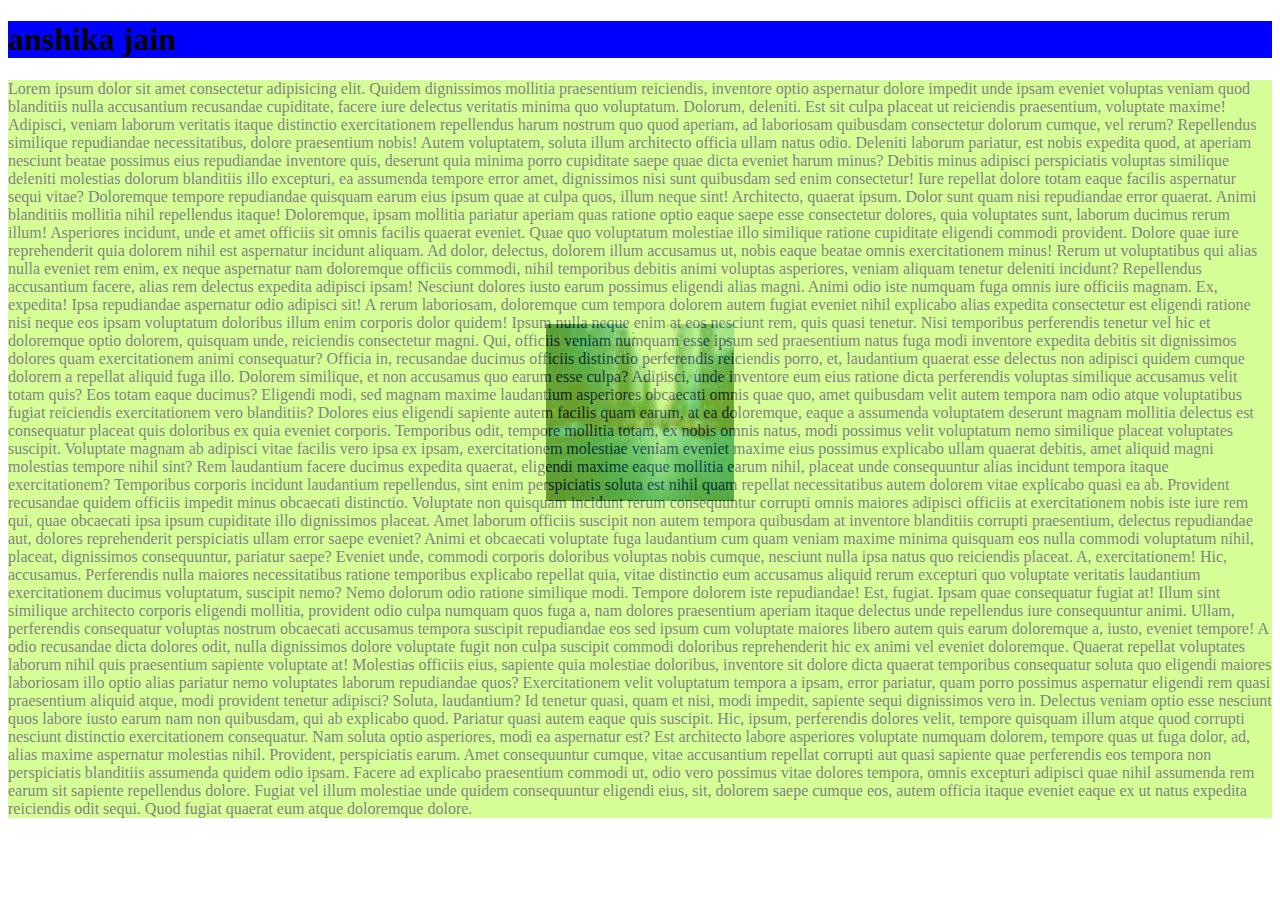
<file: CSS Concepts/background/index.html>
<!DOCTYPE html>
<html lang="en">

<head>
    <meta charset="UTF-8">
    <meta name="viewport" content="width=device-width, initial-scale=1.0">
    <title>Document</title>
    <style>
        body {
            background-image: url([data-uri]);
            background-repeat: no-repeat;
            background-position: center;
            background-attachment: scroll;

        }

        h1 {
            background-color: blue;
        }

        div {
            background-color: greenyellow;
            opacity: 0.5;
        }
    </style>
</head>

<body>
    <h1>anshika jain</h1>
    <div>Lorem ipsum dolor sit amet consectetur adipisicing elit. Quidem dignissimos mollitia praesentium reiciendis,
        inventore optio aspernatur dolore impedit unde ipsam eveniet voluptas veniam quod blanditiis nulla accusantium
        recusandae cupiditate, facere iure delectus veritatis minima quo voluptatum. Dolorum, deleniti. Est sit culpa
        placeat ut reiciendis praesentium, voluptate maxime! Adipisci, veniam laborum veritatis itaque distinctio
        exercitationem repellendus harum nostrum quo quod aperiam, ad laboriosam quibusdam consectetur dolorum cumque,
        vel rerum? Repellendus similique repudiandae necessitatibus, dolore praesentium nobis! Autem voluptatem, soluta
        illum architecto officia ullam natus odio. Deleniti laborum pariatur, est nobis expedita quod, at aperiam
        nesciunt beatae possimus eius repudiandae inventore quis, deserunt quia minima porro cupiditate saepe quae dicta
        eveniet harum minus? Debitis minus adipisci perspiciatis voluptas similique deleniti molestias dolorum
        blanditiis illo excepturi, ea assumenda tempore error amet, dignissimos nisi sunt quibusdam sed enim
        consectetur! Iure repellat dolore totam eaque facilis aspernatur sequi vitae? Doloremque tempore repudiandae
        quisquam earum eius ipsum quae at culpa quos, illum neque sint! Architecto, quaerat ipsum. Dolor sunt quam nisi
        repudiandae error quaerat. Animi blanditiis mollitia nihil repellendus itaque! Doloremque, ipsam mollitia
        pariatur aperiam quas ratione optio eaque saepe esse consectetur dolores, quia voluptates sunt, laborum ducimus
        rerum illum! Asperiores incidunt, unde et amet officiis sit omnis facilis quaerat eveniet. Quae quo voluptatum
        molestiae illo similique ratione cupiditate eligendi commodi provident. Dolore quae iure reprehenderit quia
        dolorem nihil est aspernatur incidunt aliquam. Ad dolor, delectus, dolorem illum accusamus ut, nobis eaque
        beatae omnis exercitationem minus! Rerum ut voluptatibus qui alias nulla eveniet rem enim, ex neque aspernatur
        nam doloremque officiis commodi, nihil temporibus debitis animi voluptas asperiores, veniam aliquam tenetur
        deleniti incidunt? Repellendus accusantium facere, alias rem delectus expedita adipisci ipsam! Nesciunt dolores
        iusto earum possimus eligendi alias magni. Animi odio iste numquam fuga omnis iure officiis magnam. Ex,
        expedita! Ipsa repudiandae aspernatur odio adipisci sit! A rerum laboriosam, doloremque cum tempora dolorem
        autem fugiat eveniet nihil explicabo alias expedita consectetur est eligendi ratione nisi neque eos ipsam
        voluptatum doloribus illum enim corporis dolor quidem! Ipsum nulla neque enim at eos nesciunt rem, quis quasi
        tenetur. Nisi temporibus perferendis tenetur vel hic et doloremque optio dolorem, quisquam unde, reiciendis
        consectetur magni. Qui, officiis veniam numquam esse ipsum sed praesentium natus fuga modi inventore expedita
        debitis sit dignissimos dolores quam exercitationem animi consequatur? Officia in, recusandae ducimus officiis
        distinctio perferendis reiciendis porro, et, laudantium quaerat esse delectus non adipisci quidem cumque dolorem
        a repellat aliquid fuga illo. Dolorem similique, et non accusamus quo earum esse culpa? Adipisci, unde inventore
        eum eius ratione dicta perferendis voluptas similique accusamus velit totam quis? Eos totam eaque ducimus?
        Eligendi modi, sed magnam maxime laudantium asperiores obcaecati omnis quae quo, amet quibusdam velit autem
        tempora nam odio atque voluptatibus fugiat reiciendis exercitationem vero blanditiis? Dolores eius eligendi
        sapiente autem facilis quam earum, at ea doloremque, eaque a assumenda voluptatem deserunt magnam mollitia
        delectus est consequatur placeat quis doloribus ex quia eveniet corporis. Temporibus odit, tempore mollitia
        totam, ex nobis omnis natus, modi possimus velit voluptatum nemo similique placeat voluptates suscipit.
        Voluptate magnam ab adipisci vitae facilis vero ipsa ex ipsam, exercitationem molestiae veniam eveniet maxime
        eius possimus explicabo ullam quaerat debitis, amet aliquid magni molestias tempore nihil sint? Rem laudantium
        facere ducimus expedita quaerat, eligendi maxime eaque mollitia earum nihil, placeat unde consequuntur alias
        incidunt tempora itaque exercitationem? Temporibus corporis incidunt laudantium repellendus, sint enim
        perspiciatis soluta est nihil quam repellat necessitatibus autem dolorem vitae explicabo quasi ea ab. Provident
        recusandae quidem officiis impedit minus obcaecati distinctio. Voluptate non quisquam incidunt rerum
        consequuntur corrupti omnis maiores adipisci officiis at exercitationem nobis iste iure rem qui, quae obcaecati
        ipsa ipsum cupiditate illo dignissimos placeat. Amet laborum officiis suscipit non autem tempora quibusdam at
        inventore blanditiis corrupti praesentium, delectus repudiandae aut, dolores reprehenderit perspiciatis ullam
        error saepe eveniet? Animi et obcaecati voluptate fuga laudantium cum quam veniam maxime minima quisquam eos
        nulla commodi voluptatum nihil, placeat, dignissimos consequuntur, pariatur saepe? Eveniet unde, commodi
        corporis doloribus voluptas nobis cumque, nesciunt nulla ipsa natus quo reiciendis placeat. A, exercitationem!
        Hic, accusamus. Perferendis nulla maiores necessitatibus ratione temporibus explicabo repellat quia, vitae
        distinctio eum accusamus aliquid rerum excepturi quo voluptate veritatis laudantium exercitationem ducimus
        voluptatum, suscipit nemo? Nemo dolorum odio ratione similique modi. Tempore dolorem iste repudiandae! Est,
        fugiat. Ipsam quae consequatur fugiat at! Illum sint similique architecto corporis eligendi mollitia, provident
        odio culpa numquam quos fuga a, nam dolores praesentium aperiam itaque delectus unde repellendus iure
        consequuntur animi. Ullam, perferendis consequatur voluptas nostrum obcaecati accusamus tempora suscipit
        repudiandae eos sed ipsum cum voluptate maiores libero autem quis earum doloremque a, iusto, eveniet tempore! A
        odio recusandae dicta dolores odit, nulla dignissimos dolore voluptate fugit non culpa suscipit commodi
        doloribus reprehenderit hic ex animi vel eveniet doloremque. Quaerat repellat voluptates laborum nihil quis
        praesentium sapiente voluptate at! Molestias officiis eius, sapiente quia molestiae doloribus, inventore sit
        dolore dicta quaerat temporibus consequatur soluta quo eligendi maiores laboriosam illo optio alias pariatur
        nemo voluptates laborum repudiandae quos? Exercitationem velit voluptatum tempora a ipsam, error pariatur, quam
        porro possimus aspernatur eligendi rem quasi praesentium aliquid atque, modi provident tenetur adipisci? Soluta,
        laudantium? Id tenetur quasi, quam et nisi, modi impedit, sapiente sequi dignissimos vero in. Delectus veniam
        optio esse nesciunt quos labore iusto earum nam non quibusdam, qui ab explicabo quod. Pariatur quasi autem eaque
        quis suscipit. Hic, ipsum, perferendis dolores velit, tempore quisquam illum atque quod corrupti nesciunt
        distinctio exercitationem consequatur. Nam soluta optio asperiores, modi ea aspernatur est? Est architecto
        labore asperiores voluptate numquam dolorem, tempore quas ut fuga dolor, ad, alias maxime aspernatur molestias
        nihil. Provident, perspiciatis earum. Amet consequuntur cumque, vitae accusantium repellat corrupti aut quasi
        sapiente quae perferendis eos tempora non perspiciatis blanditiis assumenda quidem odio ipsam. Facere ad
        explicabo praesentium commodi ut, odio vero possimus vitae dolores tempora, omnis excepturi adipisci quae nihil
        assumenda rem earum sit sapiente repellendus dolore. Fugiat vel illum molestiae unde quidem consequuntur
        eligendi eius, sit, dolorem saepe cumque eos, autem officia itaque eveniet eaque ex ut natus expedita reiciendis
        odit sequi. Quod fugiat quaerat eum atque doloremque dolore.
    </div>
</body>

</html>
</file>
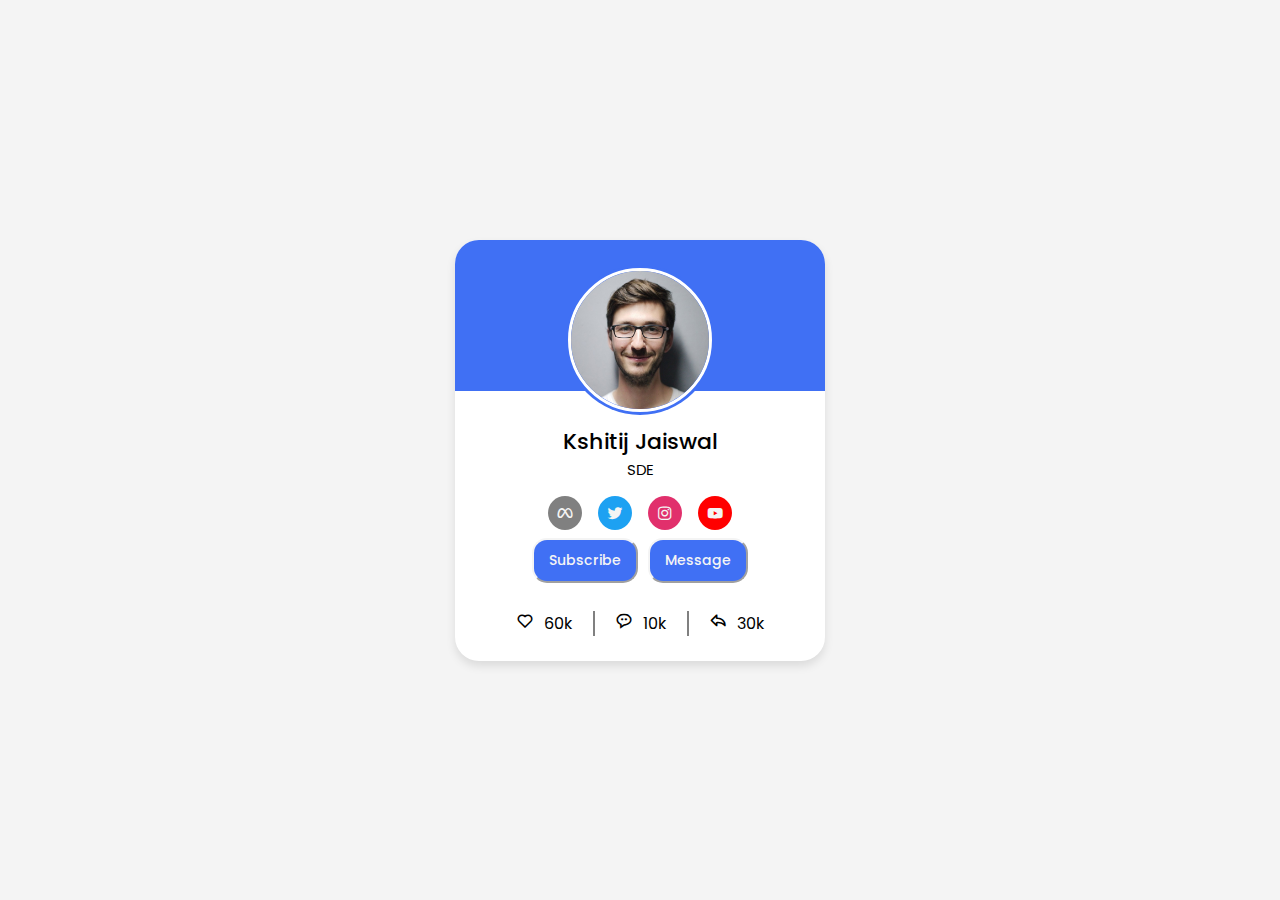
<file: profile card/card.html>
<!DOCTYPE html>
<html lang="en">

<head>
    <meta charset="UTF-8">
    <meta name="viewport" content="width=device-width, initial-scale=1.0">
    <title>profile-card</title>
    <link rel="stylesheet" href="style.css">
    <!-- Boxicons CSS -->
    <link href='https://unpkg.com/boxicons@2.1.4/css/boxicons.min.css' rel='stylesheet'>
</head>

<body>
    <div class="profile-card">
        <div class="image">
            <img src="profile-card-img.jpg" alt="" class="profile-img">
        </div>
        <div class="text-data">
            <span class="name">Kshitij Jaiswal</span>
            <span class="job">SDE</span>
        </div>
        <div class="media-buttons">
            <a href="#" class="link" style="background-color: #808080;">
                <i class='bx bxl-meta'></i>
            </a>
            <a href="#" class="link" style="background-color:#1DA1F2">
                <i class='bx bxl-twitter'></i>
            </a>
            <a href="#" class="link" style="background-color:#E1306C">
                <i class='bx bxl-instagram'></i>
            </a>
            <a href="#" class="link" style="background-color:#FF0000">
                <i class='bx bxl-youtube'></i>
            </a>
        </div>
        <div class="buttons">
            <button class="button">Subscribe</button>
            <button class="button">Message</button>
        </div>

        <div class="analytics">
            <div class="data">
                <i class='bx bx-heart'></i>
                <span>60k</span>
            </div>
            <div class="data">
                <i class='bx bx-message-rounded-dots' ></i>
                <span>10k</span>
            </div>
            <div class="data">
                <i class='bx bx-share' ></i>
                <span>30k</span>
            </div>

        </div>
    </div>
</body>

</html>
</file>
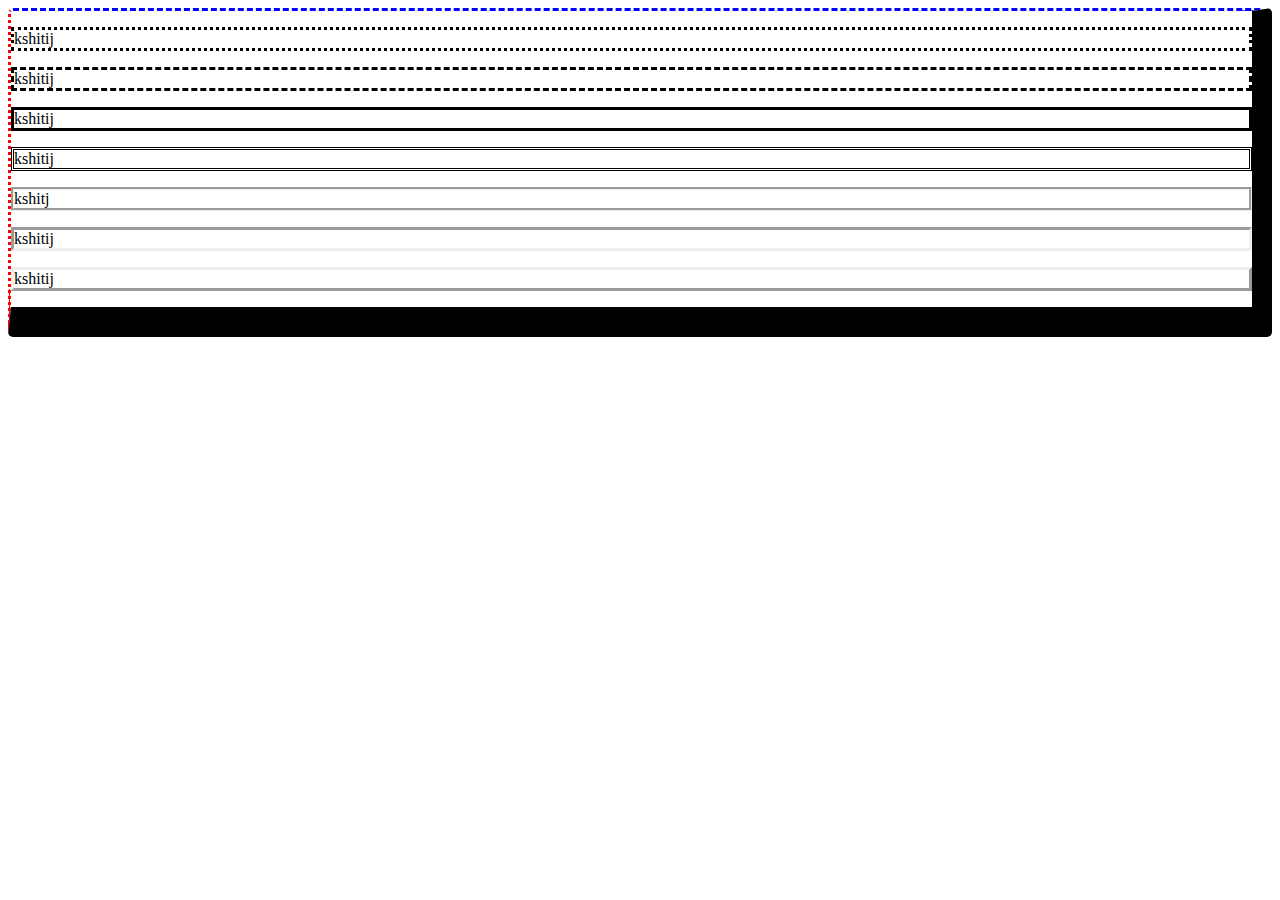
<file: CSS Concepts/border/border.html>
<!DOCTYPE html>
<html lang="en">

<head>
    <meta charset="UTF-8">
    <meta name="viewport" content="width=device-width, initial-scale=1.0">
    <title>Document</title>
    <style>
        .dotted {
            border-style: dotted;
        }

        .dashed {
            border-style: dashed;
        }
        .solid{
            border-style: solid;
        }
        .double{
            border-style:double;
        }
        .groove{
            border-style: groove;
        }
        .inset{
            border-style: inset;
        }
        .outset{
            border-style: outset;
        }
        .main-box{
            border-style: solid;
            border-radius: 5px;
            border-width:25px 20px 30px 40px;
            border-left: red dotted;
            border-top: blue dashed;
        }
    </style>
</head>

<body>
    <div class="main-box">
        <p class="dotted">kshitij</p>
    <p class="dashed">kshitij</p>
    <p class="solid">kshitij</p>
    <p class="double">kshitij</p>
    <p class="groove">kshitj</p>
    <p class="inset">kshitij</p>
    <p class="outset">kshitij</p>
    </div>
</body>

</html>
</file>
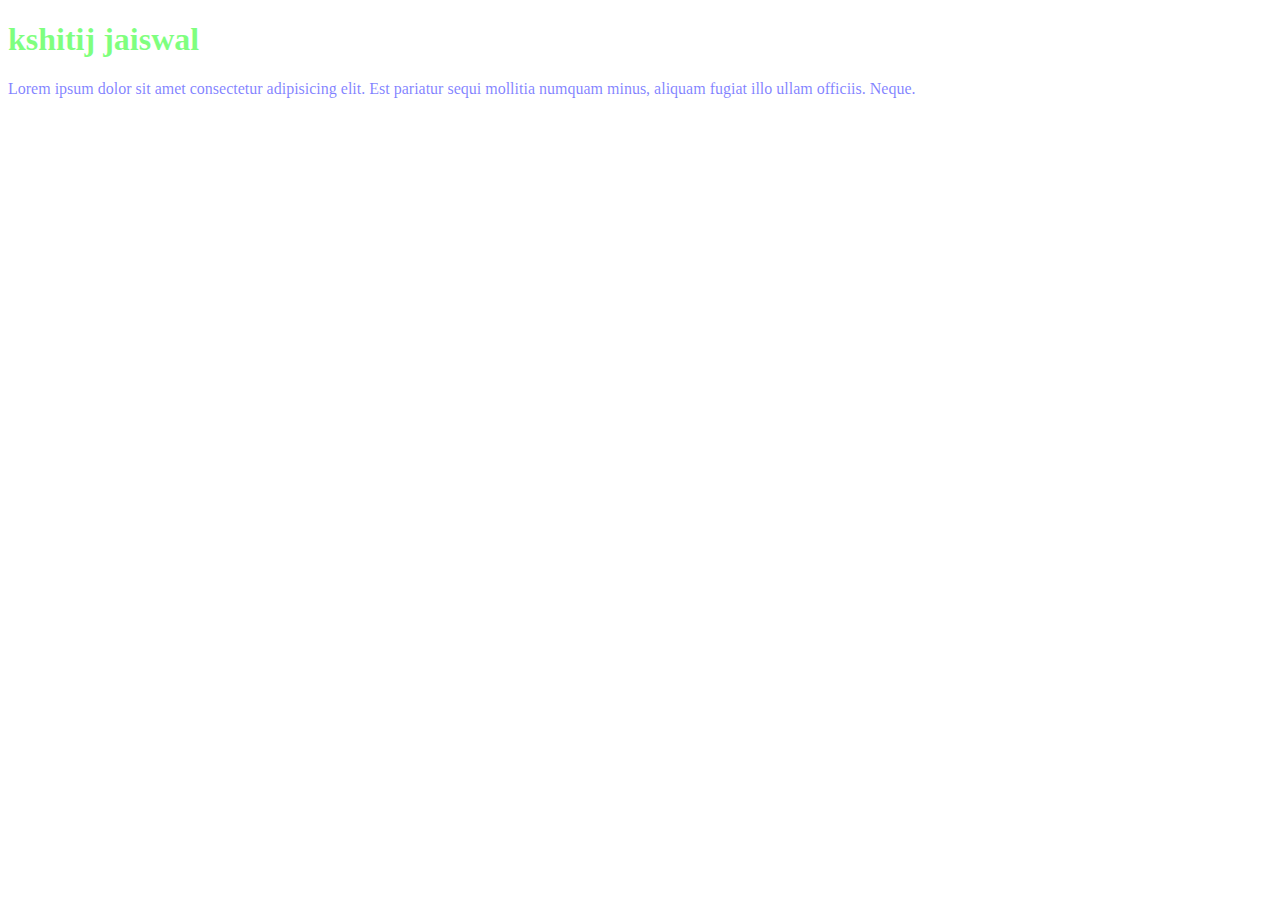
<file: CSS Concepts/colors/hex.html>
<!DOCTYPE html>
<html lang="en">

<head>
    <meta charset="UTF-8">
    <meta name="viewport" content="width=device-width, initial-scale=1.0">
    <title>Document</title>
    <style>
        h1 {
            color: hsla(120, 100%, 50%, 0.5);
        }

        p {
            color: hsla(240, 100%, 50%, 0.5);
        }
    </style>
</head>

<body>
    <h1>kshitij jaiswal</h1>
    <p>Lorem ipsum dolor sit amet consectetur adipisicing elit. Est pariatur sequi mollitia numquam minus, aliquam
        fugiat illo ullam officiis. Neque.</p>
</body>

</html>
</file>
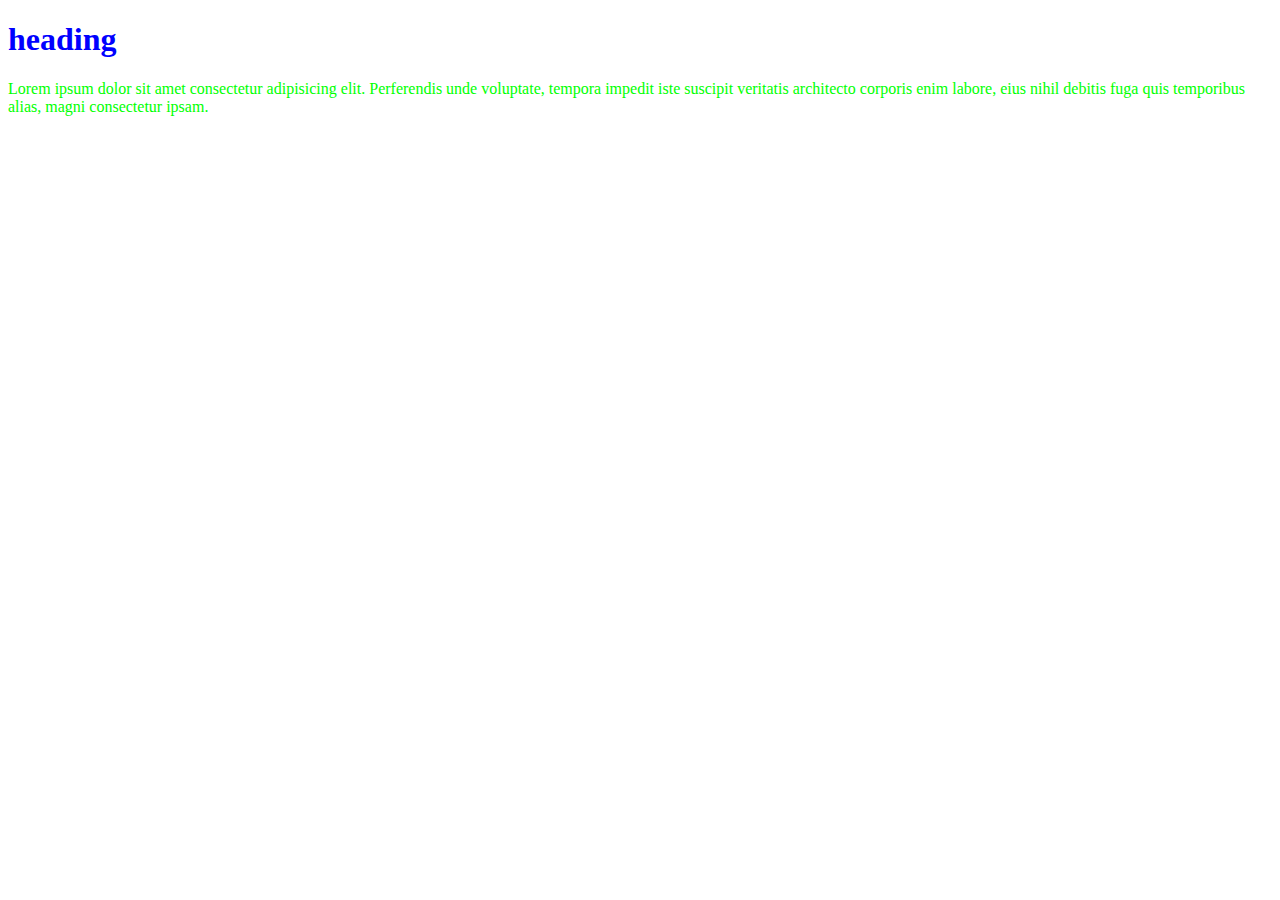
<file: CSS Concepts/colors/hsl.html>
<!DOCTYPE html>
<html lang="en">

<head>
    <meta charset="UTF-8">
    <meta name="viewport" content="width=device-width, initial-scale=1.0">
    <title>Document</title>
    <style>
        p {
            color: hsl(120, 100%, 50%);
        }
        h1 {
            color: hsl(240, 100%, 50%);
        }
    </style>
</head>

<body>
    <h1>heading </h1>
    <p>Lorem ipsum dolor sit amet consectetur adipisicing elit. Perferendis unde voluptate, tempora impedit iste
        suscipit veritatis architecto corporis enim labore, eius nihil debitis fuga quis temporibus alias, magni
        consectetur ipsam.</p>
</body>

</html>
</file>
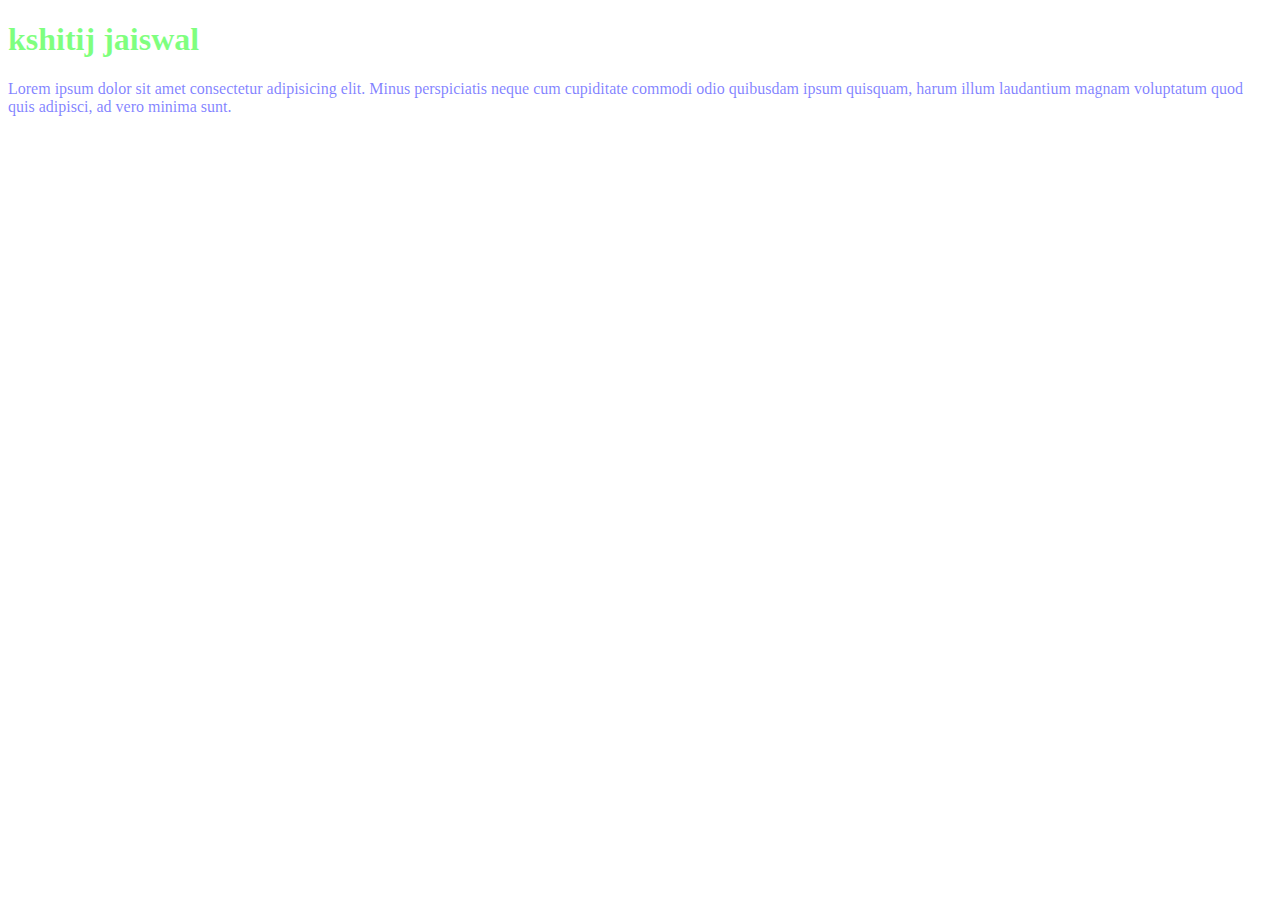
<file: CSS Concepts/colors/hsla.html>
<!DOCTYPE html>
<html lang="en">

<head>
    <meta charset="UTF-8">
    <meta name="viewport" content="width=device-width, initial-scale=1.0">
    <title>Document</title>
    <style>
        h1 {
            color: hsla(120, 100%, 50%, 0.5);
        }

        p {
            color: hsla(240, 100%, 50%, 0.5);
        }
    </style>
</head>

<body>
    <h1>kshitij jaiswal</h1>
    <p>Lorem ipsum dolor sit amet consectetur adipisicing elit. Minus perspiciatis neque cum cupiditate commodi odio
        quibusdam ipsum quisquam, harum illum laudantium magnam voluptatum quod quis adipisci, ad vero minima sunt.</p>
</body>

</html>
</file>
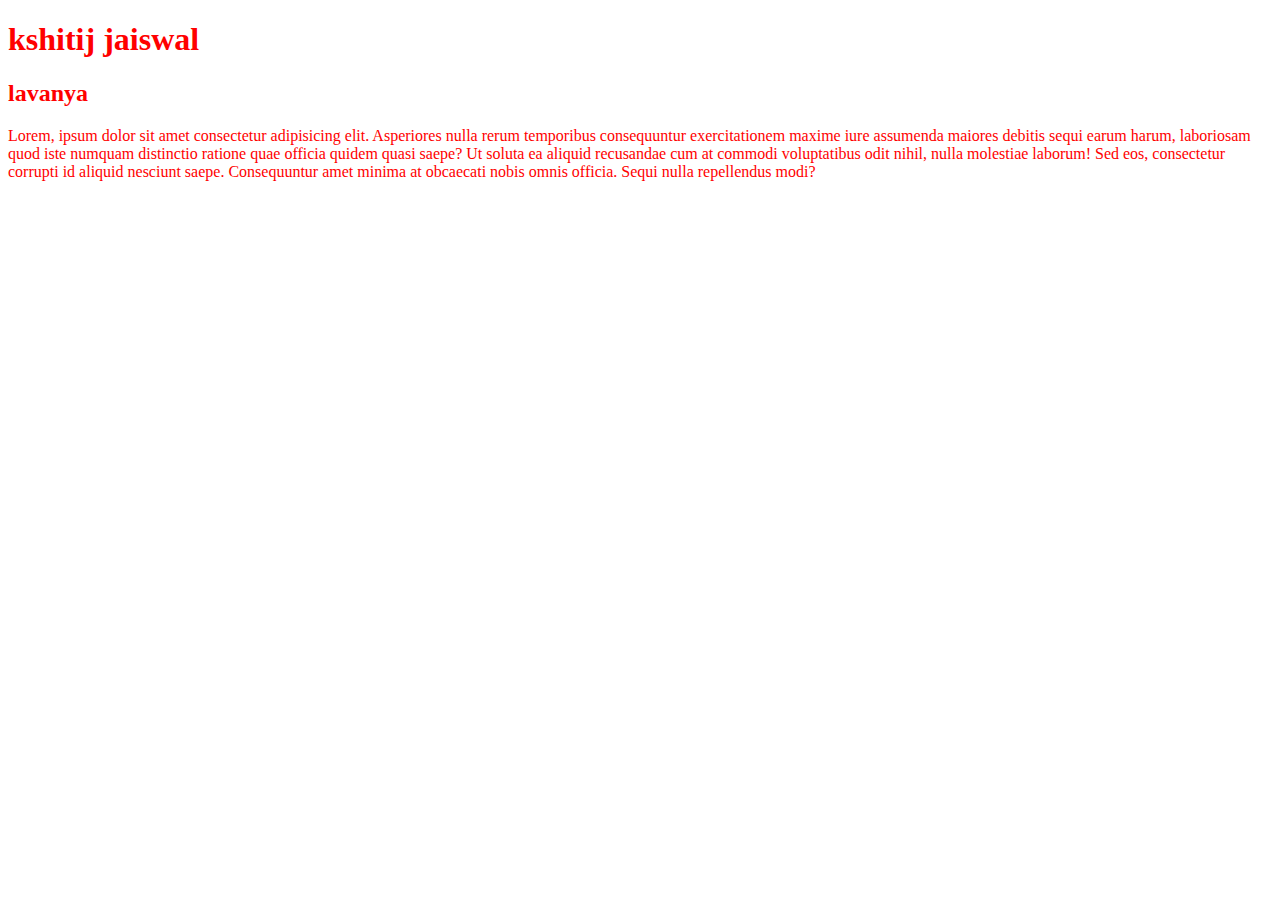
<file: CSS Concepts/slectors/groupSelector.html>
<!DOCTYPE html>
<html lang="en">

<head>
    <meta charset="UTF-8">
    <meta name="viewport" content="width=device-width, initial-scale=1.0">
    <title>Document</title>
    <style>
        h1,
        h2,
        p {
            color:red;
        }
    </style>
</head>

<body>
    <h1>kshitij jaiswal</h1>
    <h2>lavanya</h2>
    <p>Lorem, ipsum dolor sit amet consectetur adipisicing elit. Asperiores nulla rerum temporibus consequuntur
        exercitationem maxime iure assumenda maiores debitis sequi earum harum, laboriosam quod iste numquam distinctio
        ratione quae officia quidem quasi saepe? Ut soluta ea aliquid recusandae cum at commodi voluptatibus odit nihil,
        nulla molestiae laborum! Sed eos, consectetur corrupti id aliquid nesciunt saepe. Consequuntur amet minima at
        obcaecati nobis omnis officia. Sequi nulla repellendus modi?</p>
</body>

</html>
</file>
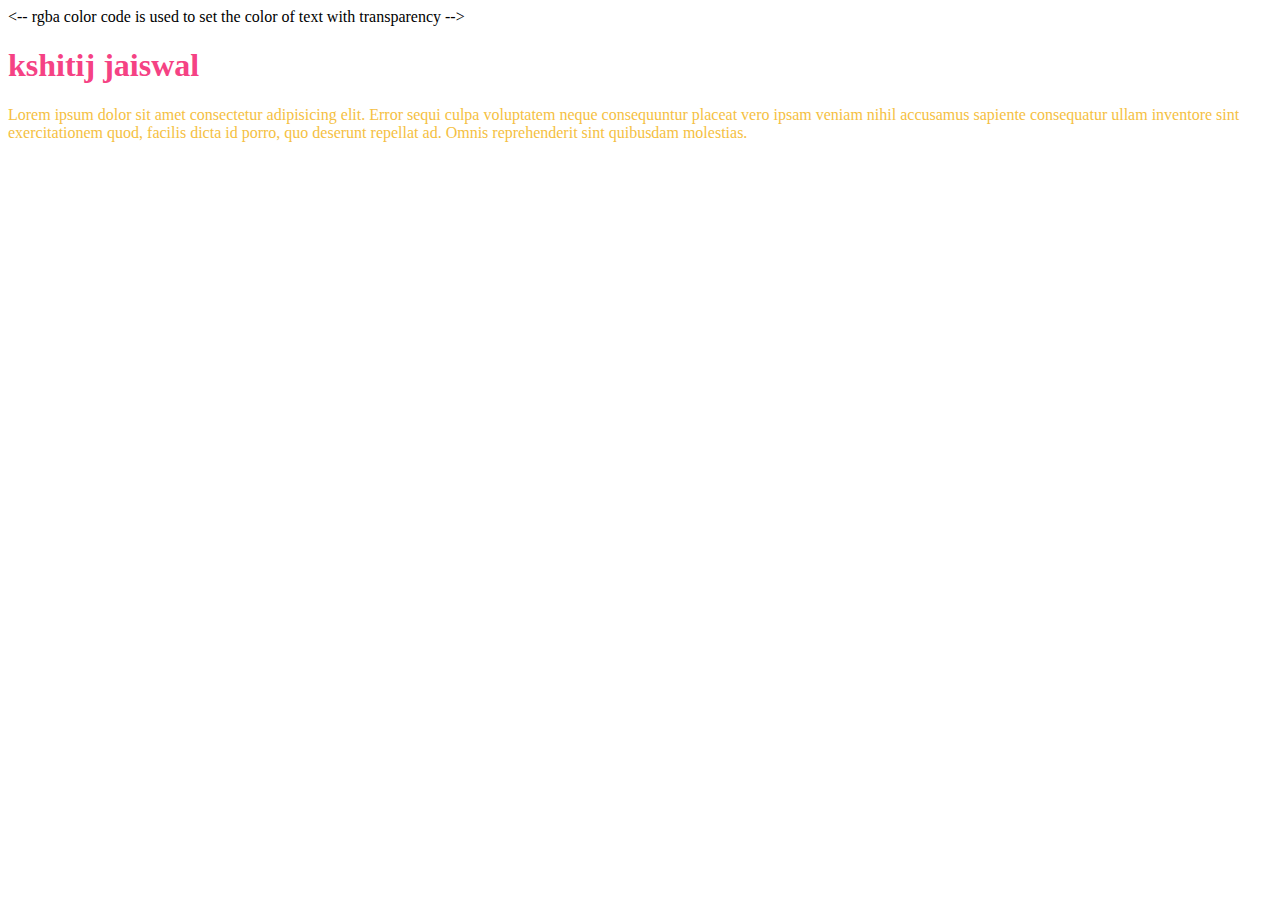
<file: CSS Concepts/slectors/rgba.html>
<!DOCTYPE html>
<html lang="en">

<head>
    <meta charset="UTF-8">
    <meta name="viewport" content="width=device-width, initial-scale=1.0">
    <title>Document</title>
    <style>
        p{
            color:rgba(245,191,66,01)
        }
        h1{
            color:rgba(245,66,132, 2)
        }
    </style>
</head>

<body>
    <-- rgba color code is used to set the color of text with transparency -->
    <h1>kshitij jaiswal</h1>
    <p>Lorem ipsum dolor sit amet consectetur adipisicing elit. Error sequi culpa voluptatem neque consequuntur placeat
        vero ipsam veniam nihil accusamus sapiente consequatur ullam inventore sint exercitationem quod, facilis dicta
        id porro, quo deserunt repellat ad. Omnis reprehenderit sint quibusdam molestias.</p>
</body>

</html>
</file>
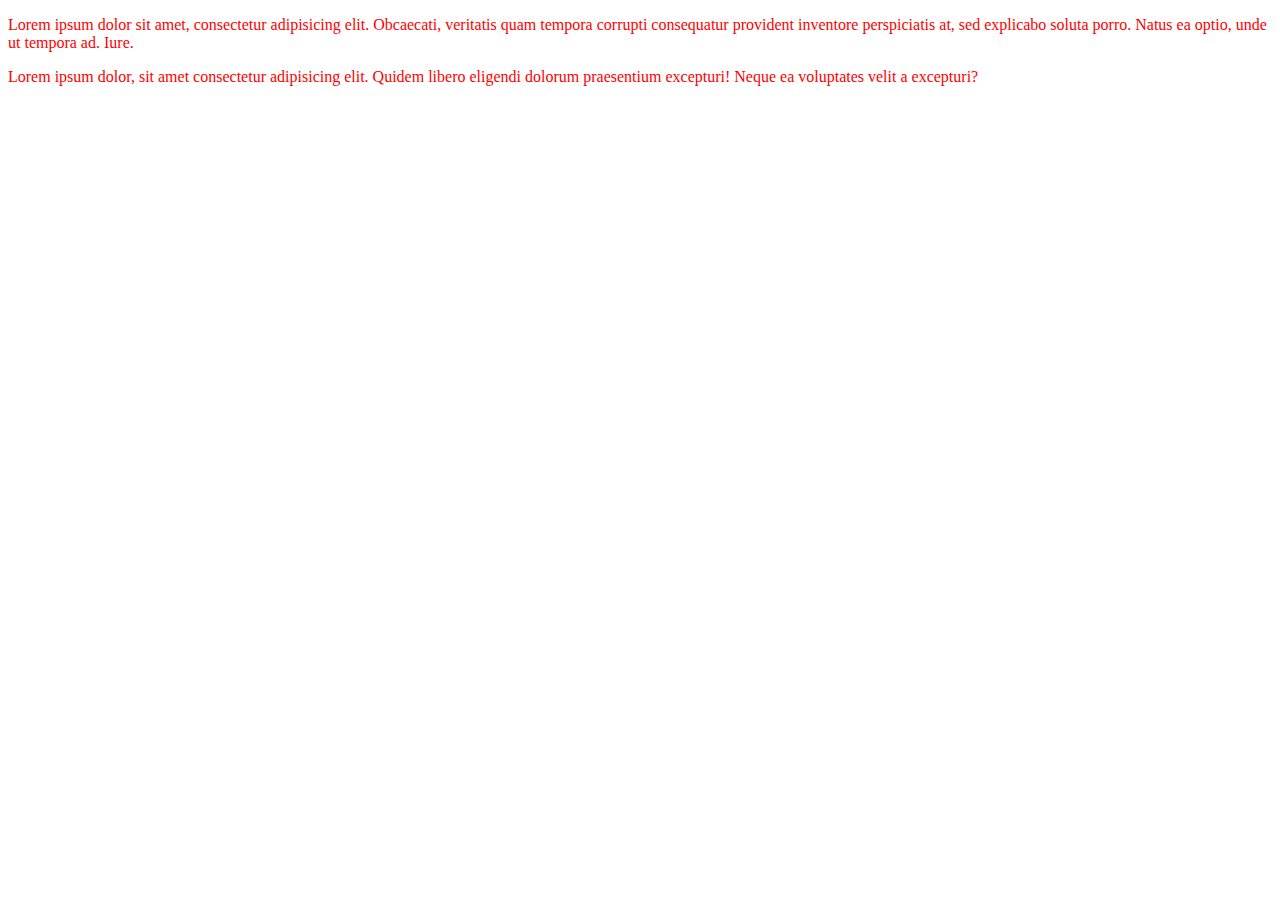
<file: CSS Concepts/slectors/universalSelector.html>
<!DOCTYPE html>
<html lang="en">

<head>
    <meta charset="UTF-8">
    <meta name="viewport" content="width=device-width, initial-scale=1.0">
    <title>Document</title>
    <style>
        * {
            color: red;
        }
    </style>
</head>

<body>
    <p>Lorem ipsum dolor sit amet, consectetur adipisicing elit. Obcaecati, veritatis quam tempora corrupti consequatur
        provident inventore perspiciatis at, sed explicabo soluta porro. Natus ea optio, unde ut tempora ad. Iure.</p>
    <p>Lorem ipsum dolor, sit amet consectetur adipisicing elit. Quidem libero eligendi dolorum praesentium excepturi!
        Neque ea voluptates velit a excepturi?</p>
</body>

</html>
</file>
<file: profile card/style.css>
@import url('https://fonts.googleapis.com/css2?family=Poppins:ital,wght@0,100;0,200;0,300;0,400;0,500;0,600;0,700;0,800;0,900;1,100;1,200;1,300;1,400;1,500;1,600;1,700;1,800;1,900&display=swap');
*{  margin:0;
    padding:0;
    box-sizing: border-box;
    font-family: 'Poppins', sans-serif;
}
body{
    height:100vh;
    display:flex;
    align-items: center;
    justify-content: center;
    background-color: #f4f4f4;
}
.profile-card{
    display:flex;
    flex-direction: column;
    align-items: center;
    max-width: 370px;
    width:100%;
    background-color: #fff;
    box-shadow: 0 5px 10px rgba(0,0,0,0.1);
    border-radius:24px;
    padding: 25px;
    position: relative;

}

.profile-card::before{
    content:"";
    position:absolute;
    top:0;
    left: 0;
    border-radius: 24px 24px 0 0;
    height:36%;
    width:100%;
    background-color: #4070f4;
}
.image{
    position:relative;
    width:150px;
    height:150px;
    margin: 0 auto;
    border-radius:50%;
    background-color:#4070f4;
    padding: 3px;
    margin-bottom:10px;
}
.image .profile-img{
    width:100%;
    height:100%;
    border-radius:50%;
    object-fit:cover;
    border: 3px solid #fff;

}
.profile-card .text-data{
    display: flex;
    flex-direction:column;
    align-items: center;;
}

.text-data .name{
    font-size:22px;
    font-weight:500;
}
.text-data .job{
    font-size:15px;
    font-weight:400;
}
.profile-card .media-buttons{
    display: flex;
    align-items: center;
    justify-content: center;
    margin-top:15px;;
}
.media-buttons .link{
    display:flex;
    align-items: center;
    justify-content: center;
    color: #f4f4f4;
    font-size:18px;
    height:34px;
    width:34px;
    border-radius:50%;
    margin: 0 8px;
    background-color: #4070f4;
    text-decoration: none;
}
.buttons{
    display:flex;
    align-items:center;
    justify-content: center;
    padding:3px;

}
.buttons .button{
    font-size: 14px;
    font-weight: 500;
    margin:5px;
    padding:10px 15px;
    border-radius: 15px;
    background-color: #4070f4;
    border-color: #f4f4f4;
    border-style: outset;
    color: #f4f4f4;
    cursor: pointer;
}
.buttons .button:hover{
    padding: 8px 12px;
    background-color: red;
    ;
}
.profile-card .analytics{
    display:flex;
    align-items: center;
    justify-content: center;
    margin-top:20px;

}

.analytics .data{
    padding: 0 20px;
    border-right: 2px grey solid;;
}
.data i{
    font-size: 18px;
    margin-right: 6px;
}
.data:last-child{
    border-right: none;
}
</file>
